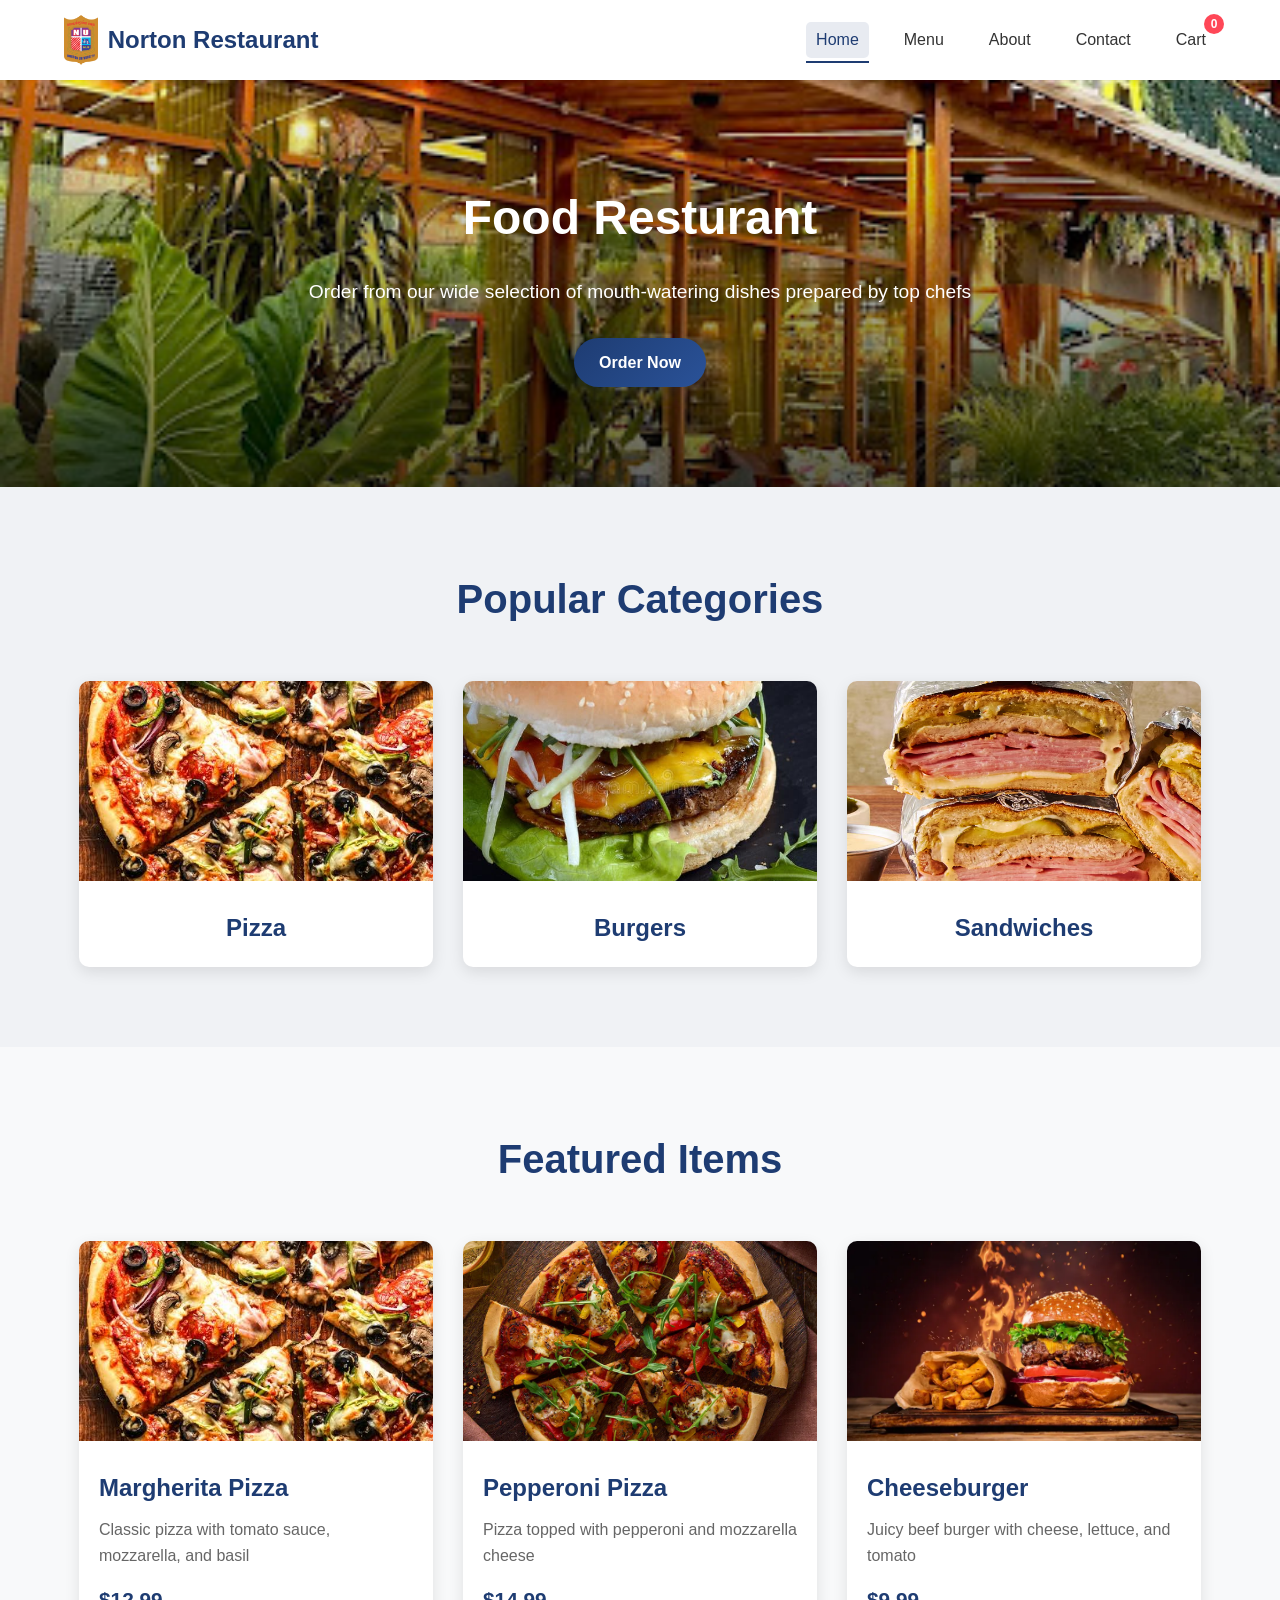
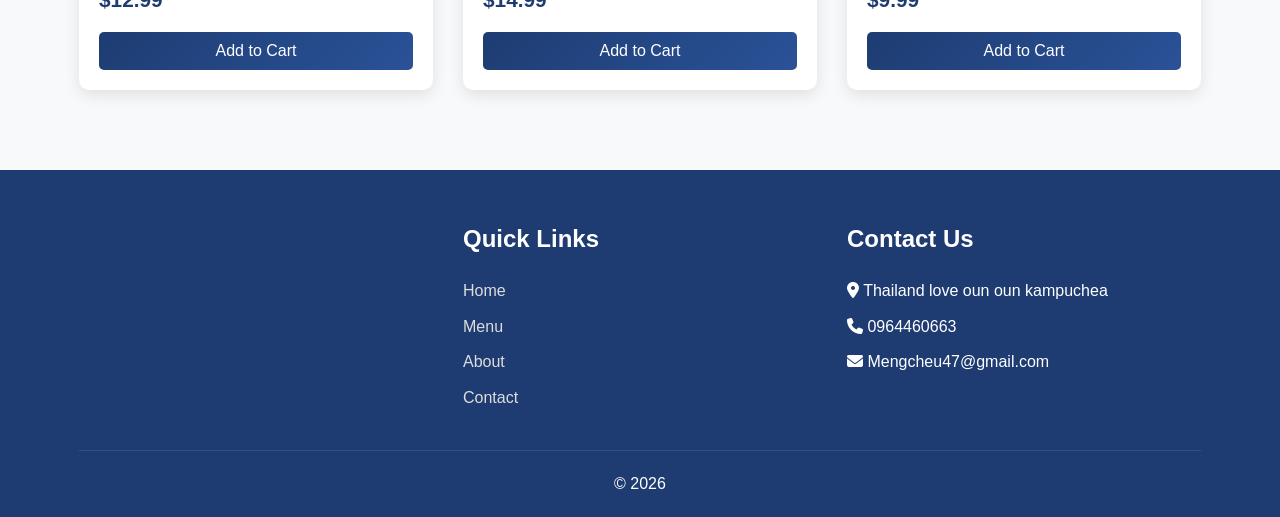
<file: index.html>
<!DOCTYPE html>
<html lang="en">
<head>
    <meta charset="UTF-8">
    <meta name="viewport" content="width=device-width, initial-scale=1.0">
    <title>Norton Restaurant</title>
    <link rel="stylesheet" href="style.css">
    <link rel="stylesheet" href="https://cdnjs.cloudflare.com/ajax/libs/font-awesome/6.4.0/css/all.min.css">
</head>
<body>
  
    <header>
        <div class="container">
            <div class="logo">
                <img src="img/logo.png" alt="Norton Restaurant">
                <h1>Norton Restaurant</h1>
            </div>
            <nav>
                <ul class="nav-links">
                    <li><a href="index.html" class="active">Home</a></li>
                    <li><a href="menu.html">Menu</a></li>
                    <li><a href="about.html">About</a></li>
                    <li><a href="contact.html">Contact</a></li>
                    <li><a href="#" id="cartLink">Cart <span class="cart-count">0</span></a></li>
                </ul>
            </nav>
        </div>
    </header>

   
    <section class="hero">
        <div class="container">
            <div class="hero-content">
                <h1>Food Resturant </h1>
                <p>Order from our wide selection of mouth-watering dishes prepared by top chefs</p>
                <a href="menu.html" class="btn-primary">Order Now</a>
            </div>
        </div>
    </section>

  
    <section class="categories">
        <div class="container">
            <h2>Popular Categories</h2>
            <div class="category-grid">
                <div class="category-card">
                    <img src="img/food/pizza.jpg" alt="Pizza">
                    <h3>Pizza</h3>
                </div>
                <div class="category-card">
                    <img src="img/food/burger.jpg" alt="Burgers">
                    <h3>Burgers</h3>
                </div>
                <div class="category-card">
                    <img src="img/food/sandwich2.jpg" alt="Sandwiches">
                    <h3>Sandwiches</h3>
                </div>
            </div>
        </div>
    </section>

   
    <section class="featured">
        <div class="container">
            <h2>Featured Items</h2>
            <div class="food-grid" id="featuredFoods">
             
            </div>
        </div>
    </section>

  
    <div class="cart-modal" id="cartModal">
        <div class="cart-content">
            <div class="cart-header">
                <h2>Your Cart</h2>
                <span class="close-btn" id="closeCart">&times;</span>
            </div>
            <div class="cart-body">
                <div id="cartItems">
                  
                    <p class="empty-cart-message">Your cart is empty</p>
                </div>
                <div class="cart-footer">
                    <div class="cart-total">
                        <h3>Total: $<span id="cartTotal">0.00</span></h3>
                    </div>
                    <button class="btn-primary checkout-btn" id="checkoutBtn">Checkout</button>
                </div>
            </div>
        </div>
    </div>

  
    <footer>
        <div class="container">
            <div class="footer-content">
                <div class="footer-section">
                    
                    
                </div>
                <div class="footer-section">
                    <h3>Quick Links</h3>
                    <ul>
                        <li><a href="index.html">Home</a></li>
                        <li><a href="menu.html">Menu</a></li>
                        <li><a href="about.html">About</a></li>
                        <li><a href="contact.html">Contact</a></li>
                    </ul>
                </div>
                <div class="footer-section">
                    <h3>Contact Us</h3>
                    <p><i class="fas fa-map-marker-alt"></i> Thailand love oun oun kampuchea</p>
                    <p><i class="fas fa-phone"></i> 0964460663</p>
                    <p><i class="fas fa-envelope"></i> Mengcheu47@gmail.com</p>
                </div>
            </div>
            <div class="footer-bottom">
                <p>&copy; 2026 </p>
            </div>
        </div>
    </footer>

    <script src="script.js"></script>
</body>
</html>
</file>
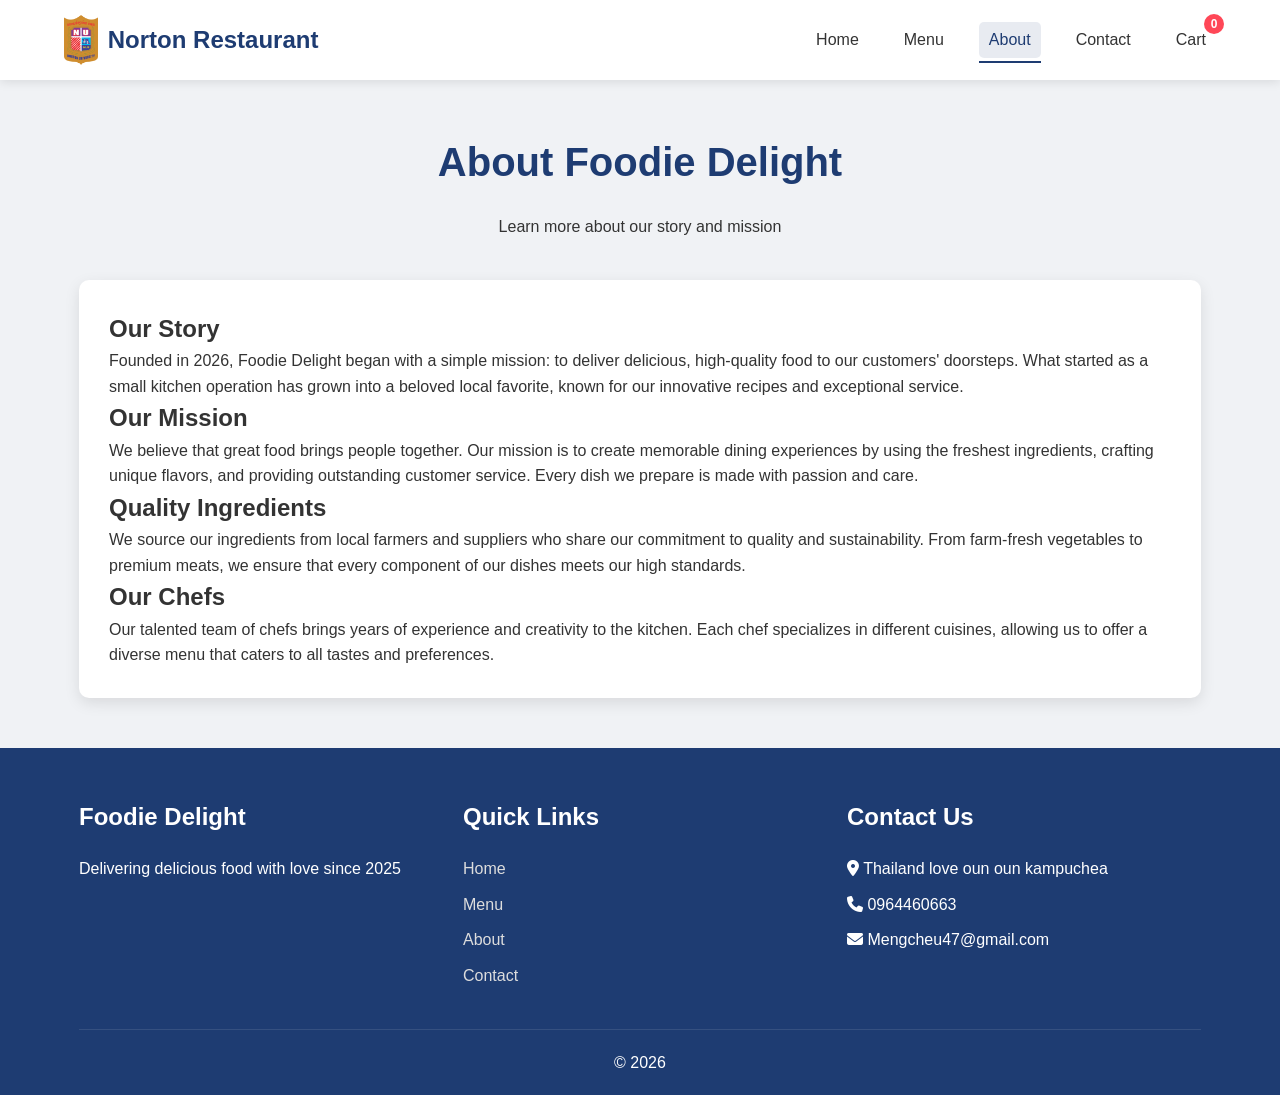
<file: about.html>
<!DOCTYPE html>
<html lang="en">
<head>
    <meta charset="UTF-8">
    <meta name="viewport" content="width=device-width, initial-scale=1.0">
    <title>Norton Restaurant</title>
    <link rel="stylesheet" href="style.css">
    <link rel="stylesheet" href="https://cdnjs.cloudflare.com/ajax/libs/font-awesome/6.4.0/css/all.min.css">
</head>
<body>
   
    <header>
        <div class="container">
            <div class="logo">
                <img src="img/logo.png" alt="Norton Restaurant">
                <h1>Norton Restaurant</h1>
            </div>
            <nav>
                <ul class="nav-links">
                    <li><a href="index.html">Home</a></li>
                    <li><a href="menu.html">Menu</a></li>
                    <li><a href="about.html" class="active">About</a></li>
                    <li><a href="contact.html">Contact</a></li>
                    <li><a href="#" id="cartLink">Cart <span class="cart-count">0</span></a></li>
                </ul>
            </nav>
        </div>
    </header>

    
    <section class="about-page">
        <div class="container">
            <div class="about-header">
                <h1>About Foodie Delight</h1>
                <p>Learn more about our story and mission</p>
            </div>
            
            <div class="about-content">
                <h2>Our Story</h2>
                <p>Founded in 2026, Foodie Delight began with a simple mission: to deliver delicious, high-quality food to our customers' doorsteps. What started as a small kitchen operation has grown into a beloved local favorite, known for our innovative recipes and exceptional service.</p>
                
                <h2>Our Mission</h2>
                <p>We believe that great food brings people together. Our mission is to create memorable dining experiences by using the freshest ingredients, crafting unique flavors, and providing outstanding customer service. Every dish we prepare is made with passion and care.</p>
                
                <h2>Quality Ingredients</h2>
                <p>We source our ingredients from local farmers and suppliers who share our commitment to quality and sustainability. From farm-fresh vegetables to premium meats, we ensure that every component of our dishes meets our high standards.</p>
                
                <h2>Our Chefs</h2>
                <p>Our talented team of chefs brings years of experience and creativity to the kitchen. Each chef specializes in different cuisines, allowing us to offer a diverse menu that caters to all tastes and preferences.</p>
            </div>
        </div>
    </section>

   
    <div class="cart-modal" id="cartModal">
        <div class="cart-content">
            <div class="cart-header">
                <h2>Your Cart</h2>
                <span class="close-btn" id="closeCart">&times;</span>
            </div>
            <div class="cart-body">
                <div id="cartItems">
                  
                    <p class="empty-cart-message">Your cart is empty</p>
                </div>
                <div class="cart-footer">
                    <div class="cart-total">
                        <h3>Total: $<span id="cartTotal">0.00</span></h3>
                    </div>
                    <button class="btn-primary checkout-btn" id="checkoutBtn">Checkout</button>
                </div>
            </div>
        </div>
    </div>

    <footer>
        <div class="container">
            <div class="footer-content">
                <div class="footer-section">
                    <h3>Foodie Delight</h3>
                    <p>Delivering delicious food with love since 2025</p>
                </div>
                <div class="footer-section">
                    <h3>Quick Links</h3>
                    <ul>
                        <li><a href="index.html">Home</a></li>
                        <li><a href="menu.html">Menu</a></li>
                        <li><a href="about.html">About</a></li>
                        <li><a href="contact.html">Contact</a></li>
                    </ul>
                </div>
                <div class="footer-section">
                    <h3>Contact Us</h3>
                    <p><i class="fas fa-map-marker-alt"></i> Thailand love oun oun kampuchea</p>
                    <p><i class="fas fa-phone"></i> 0964460663</p>
                    <p><i class="fas fa-envelope"></i> Mengcheu47@gmail.com</p>
                </div>
            </div>
            <div class="footer-bottom">
                <p>&copy; 2026</p>
            </div>
        </div>
    </footer>

    <script src="script.js"></script>
</body>
</html>
</file>
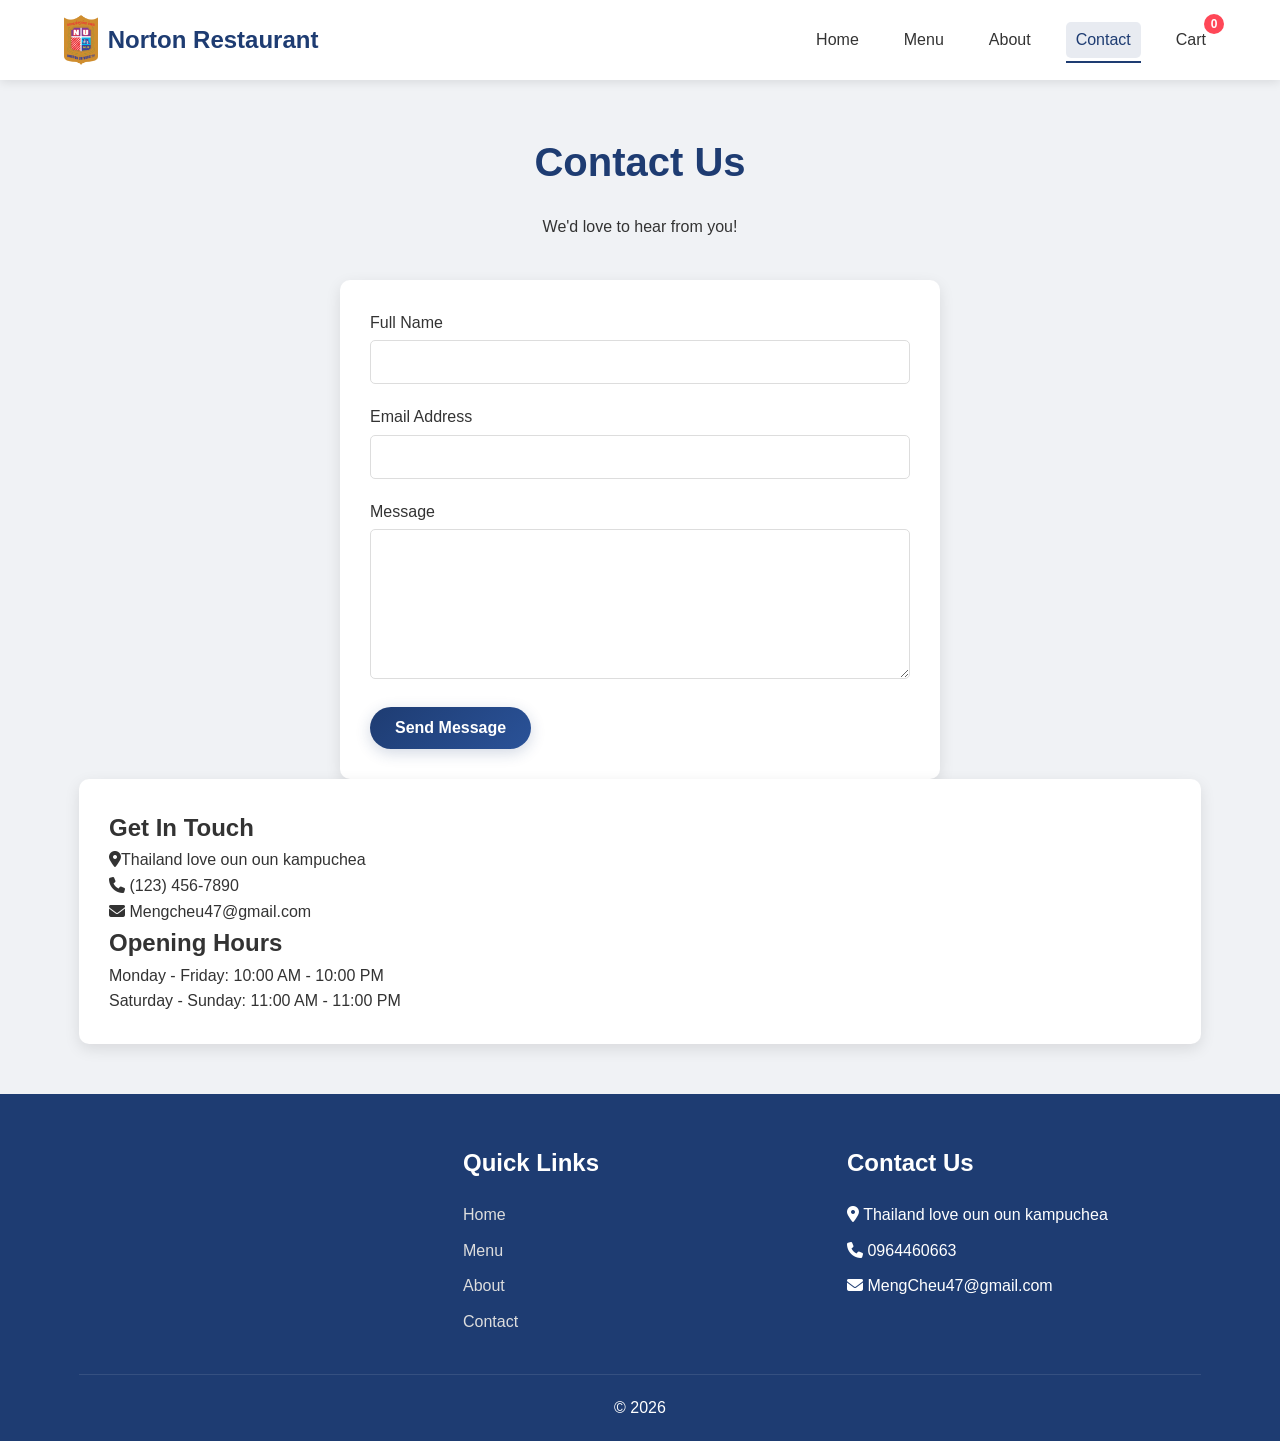
<file: contact.html>
<!DOCTYPE html>
<html lang="en">
<head>
    <meta charset="UTF-8">
    <meta name="viewport" content="width=device-width, initial-scale=1.0">
    <title>Norton Restaurant</title>
    <link rel="stylesheet" href="style.css">
    <link rel="stylesheet" href="https://cdnjs.cloudflare.com/ajax/libs/font-awesome/6.4.0/css/all.min.css">
</head>
<body>
  
    <header>
        <div class="container">
            <div class="logo">
                <img src="img/logo.png" alt="Norton Resturant">
                <h1>Norton Restaurant</h1>
            </div>
            <nav>
                <ul class="nav-links">
                    <li><a href="index.html">Home</a></li>
                    <li><a href="menu.html">Menu</a></li>
                    <li><a href="about.html">About</a></li>
                    <li><a href="contact.html" class="active">Contact</a></li>
                    <li><a href="#" id="cartLink">Cart <span class="cart-count">0</span></a></li>
                </ul>
            </nav>
        </div>
    </header>

  
    <section class="contact-page">
        <div class="container">
            <div class="contact-header">
                <h1>Contact Us</h1>
                <p>We'd love to hear from you!</p>
            </div>
            
            <div class="contact-form">
                <form id="contactForm">
                    <div class="form-group">
                        <label for="name">Full Name</label>
                        <input type="text" id="name" name="name" required>
                    </div>
                    
                    <div class="form-group">
                        <label for="email">Email Address</label>
                        <input type="email" id="email" name="email" required>
                    </div>
                    
                    <div class="form-group">
                        <label for="message">Message</label>
                        <textarea id="message" name="message" required></textarea>
                    </div>
                    
                    <button type="submit" class="btn-primary">Send Message</button>
                </form>
            </div>
            
            <div class="contact-info">
                <div class="about-content">
                    <h2>Get In Touch</h2>
                    <p><i class="fas fa-map-marker-alt"></i>Thailand love oun oun kampuchea</p>
                    <p><i class="fas fa-phone"></i> (123) 456-7890</p>
                    <p><i class="fas fa-envelope"></i> Mengcheu47@gmail.com</p>
                    
                    <h2>Opening Hours</h2>
                    <p>Monday - Friday: 10:00 AM - 10:00 PM</p>
                    <p>Saturday - Sunday: 11:00 AM - 11:00 PM</p>
                </div>
            </div>
        </div>
    </section>

    
    <div class="cart-modal" id="cartModal">
        <div class="cart-content">
            <div class="cart-header">
                <h2>Your Cart</h2>
                <span class="close-btn" id="closeCart">&times;</span>
            </div>
            <div class="cart-body">
                <div id="cartItems">
                  
                    <p class="empty-cart-message">Your cart is empty</p>
                </div>
                <div class="cart-footer">
                    <div class="cart-total">
                        <h3>Total: $<span id="cartTotal">0.00</span></h3>
                    </div>
                    <button class="btn-primary checkout-btn" id="checkoutBtn">Checkout</button>
                </div>
            </div>
        </div>
    </div>


    <footer>
        <div class="container">
            <div class="footer-content">
                <div class="footer-section">
                    <h3></h3>
                    <p></p>
                </div>
                <div class="footer-section">
                    <h3>Quick Links</h3>
                    <ul>
                        <li><a href="index.html">Home</a></li>
                        <li><a href="menu.html">Menu</a></li>
                        <li><a href="about.html">About</a></li>
                        <li><a href="contact.html">Contact</a></li>
                    </ul>
                </div>
                <div class="footer-section">
                    <h3>Contact Us</h3>
                    <p><i class="fas fa-map-marker-alt"></i> Thailand love oun oun kampuchea</p>
                    <p><i class="fas fa-phone"></i> 0964460663</p>
                    <p><i class="fas fa-envelope"></i> MengCheu47@gmail.com</p>
                </div>
            </div>
            <div class="footer-bottom">
                <p>&copy; 2026</p>
            </div>
        </div>
    </footer>

    <script src="script.js"></script>
</body>
</html>
</file>
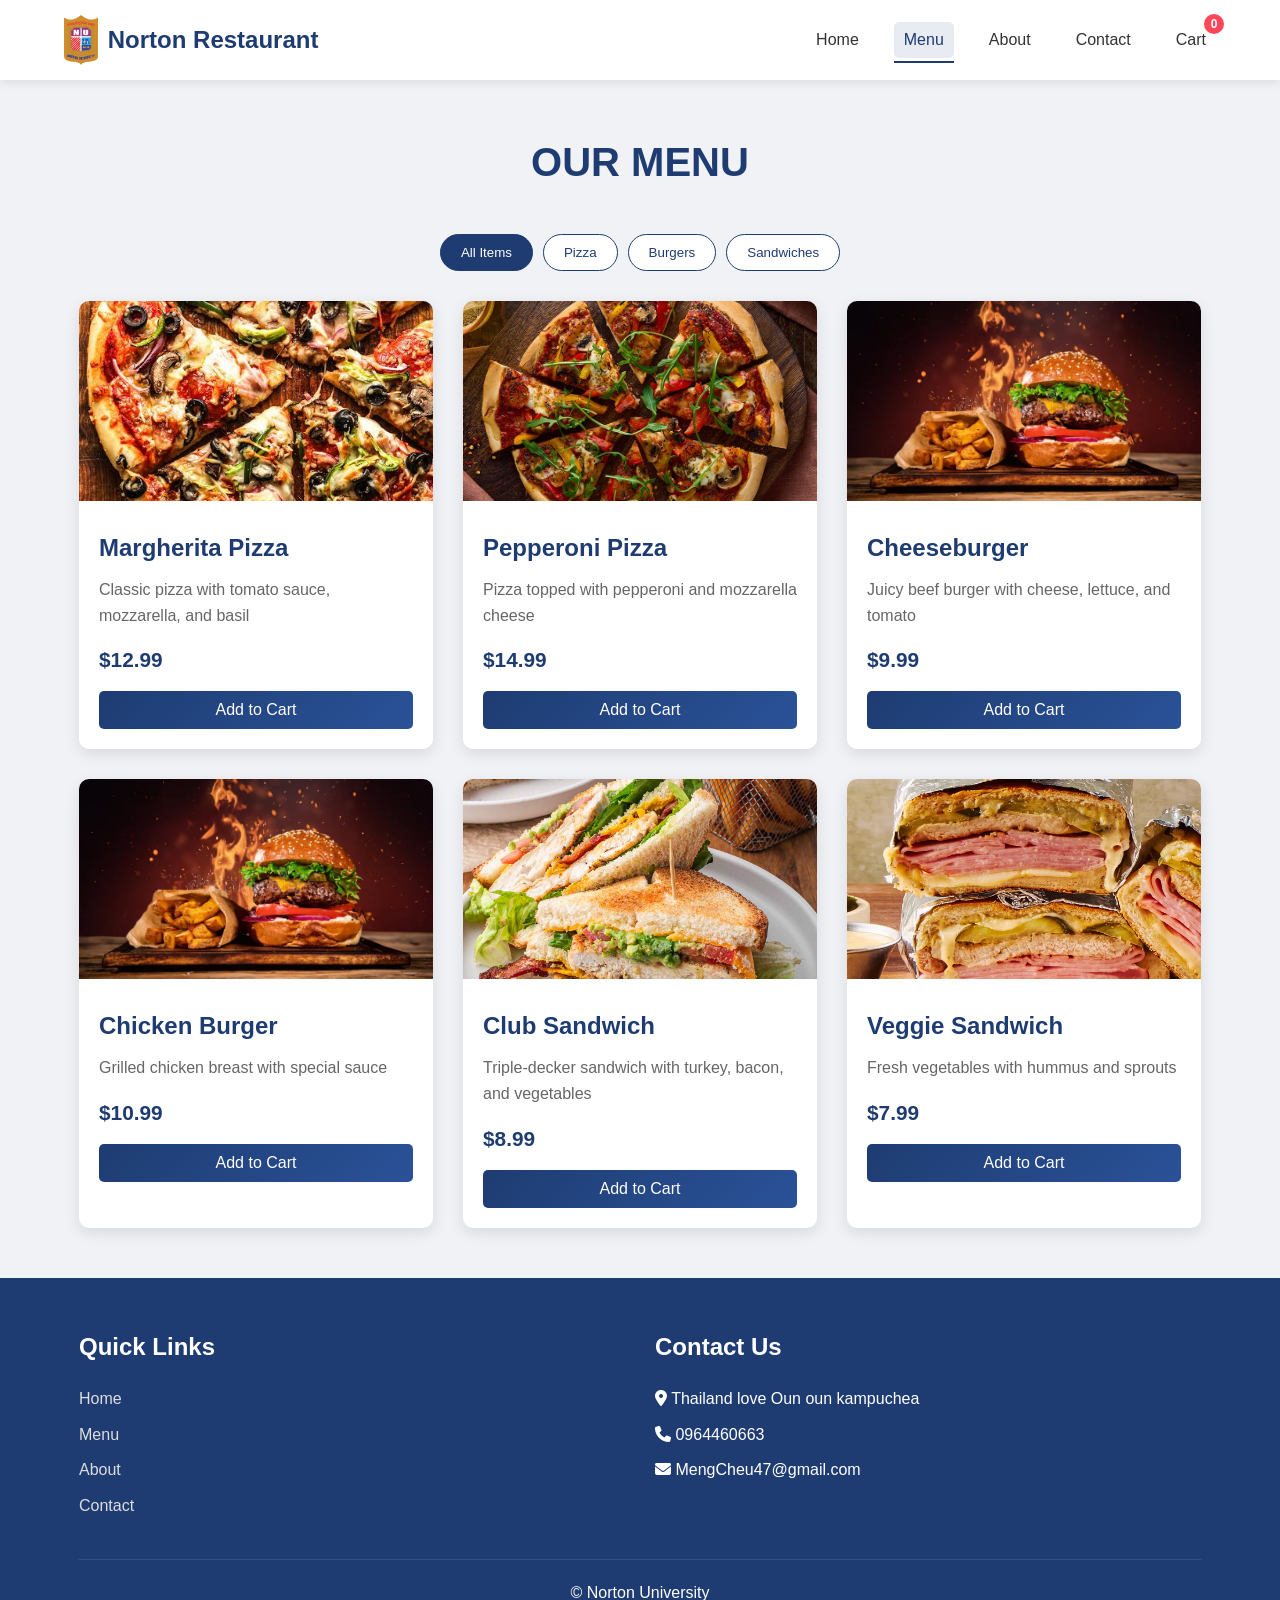
<file: menu.html>
<!DOCTYPE html>
<html lang="en">
<head>
    <meta charset="UTF-8">
    <meta name="viewport" content="width=device-width, initial-scale=1.0">
    <title>Norton Restaurant</title>
    <link rel="stylesheet" href="style.css">
    <link rel="stylesheet" href="https://cdnjs.cloudflare.com/ajax/libs/font-awesome/6.4.0/css/all.min.css">
</head>
<body>
  
    <header>
        <div class="container">
            <div class="logo">
                <img src="img/logo.png" alt="Foodie Delight Logo">
                <h1>Norton Restaurant</h1>
            </div>
            <nav>
                <ul class="nav-links">
                    <li><a href="index.html">Home</a></li>
                    <li><a href="menu.html" class="active">Menu</a></li>
                    <li><a href="about.html">About</a></li>
                    <li><a href="contact.html">Contact</a></li>
                    <li><a href="#" id="cartLink">Cart <span class="cart-count">0</span></a></li>
                </ul>
            </nav>
        </div>
    </header>

   
    <section class="menu-page">
        <div class="container">
            <div class="menu-header">
                <h1>OUR MENU</h1>
                
            </div>
            
            <div class="filter-buttons">
                <button class="filter-btn active" data-category="all">All Items</button>
                <button class="filter-btn" data-category="pizza">Pizza</button>
                <button class="filter-btn" data-category="burger">Burgers</button>
                <button class="filter-btn" data-category="sandwich">Sandwiches</button>
            </div>
            
            <div class="food-grid" id="menuFoods">
               
            </div>
        </div>
    </section>

   
    <div class="cart-modal" id="cartModal">
        <div class="cart-content">
            <div class="cart-header">
                <h2>Your Cart</h2>
                <span class="close-btn" id="closeCart">&times;</span>
            </div>
            <div class="cart-body">
                <div id="cartItems">
                    <!-- Cart items will be loaded here -->
                    <p class="empty-cart-message">Your cart is empty</p>
                </div>
                <div class="cart-footer">
                    <div class="cart-total">
                        <h3>Total: $<span id="cartTotal">0.00</span></h3>
                    </div>
                    <button class="btn-primary checkout-btn" id="checkoutBtn">Checkout</button>
                </div>
            </div>
        </div>
    </div>

    <footer>
        <div class="container">
            <div class="footer-content">
                
                <div class="footer-section">
                    <h3>Quick Links</h3>
                    <ul>
                        <li><a href="index.html">Home</a></li>
                        <li><a href="menu.html">Menu</a></li>
                        <li><a href="about.html">About</a></li>
                        <li><a href="contact.html">Contact</a></li>
                    </ul>
                </div>
                <div class="footer-section">
                    <h3>Contact Us</h3>
                    <p><i class="fas fa-map-marker-alt"></i> Thailand love Oun oun kampuchea </p>
                    <p><i class="fas fa-phone"></i> 0964460663</p>
                    <p><i class="fas fa-envelope"></i> MengCheu47@gmail.com</p>
                </div>
            </div>
            <div class="footer-bottom">
                <p>&copy; Norton University</p>
            </div>
        </div>
    </footer>

    <script src="script.js"></script>
</body>
</html>
</file>
<file: style.css>
/* Global Styles */
* {
    margin: 0;
    padding: 0;
    box-sizing: border-box;
}

body {
    font-family: 'Segoe UI', Tahoma, Geneva, Verdana, sans-serif;
    background-color: #f0f2f5;
    color: #333;
    line-height: 1.6;
}

.container {
    width: 90%;
    max-width: 1200px;
    margin: 0 auto;
    padding: 0 15px;
}

.btn-primary {
    display: inline-block;
    background: linear-gradient(135deg, #1e3c72, #2a5298);
    color: white;
    padding: 12px 25px;
    border: none;
    border-radius: 30px;
    cursor: pointer;
    font-size: 16px;
    font-weight: 600;
    text-decoration: none;
    transition: all 0.3s ease;
    box-shadow: 0 4px 15px rgba(30, 60, 114, 0.2);
}

.btn-primary:hover {
    background: linear-gradient(135deg, #2a5298, #1e3c72);
    transform: translateY(-2px);
    box-shadow: 0 6px 20px rgba(30, 60, 114, 0.3);
}


header {
    background: white;
    box-shadow: 0 2px 10px rgba(0, 0, 0, 0.1);
    position: sticky;
    top: 0;
    z-index: 1000;
}

header .container {
    display: flex;
    justify-content: space-between;
    align-items: center;
    padding: 15px 0;
}

.logo {
    display: flex;
    align-items: center;
}

.logo img {
    height: 50px;
    margin-right: 10px;
}

.logo h1 {
    color: #1e3c72;
    font-size: 24px;
}

.nav-links {
    display: flex;
    list-style: none;
}

.nav-links li {
    margin-left: 25px;
}

.nav-links a {
    text-decoration: none;
    color: #333;
    font-weight: 500;
    transition: color 0.3s;
    position: relative;
    display: inline-block;
    padding: 5px 10px;
    border-radius: 5px;
}

.nav-links a:hover,
.nav-links a.active {
    color: #1e3c72;
    background-color: rgba(30, 60, 114, 0.1);
}

.nav-links a::after {
    content: '';
    position: absolute;
    bottom: -5px;
    left: 0;
    width: 0;
    height: 2px;
    background: #1e3c72;
    transition: width 0.3s;
}

.nav-links a:hover::after,
.nav-links a.active::after {
    width: 100%;
}

.cart-icon {
    position: relative;
    cursor: pointer;
    font-size: 24px;
    color: #1e3c72;
}

.cart-count {
    position: absolute;
    top: -8px;
    right: -8px;
    background: #ff4757;
    color: white;
    font-size: 12px;
    font-weight: bold;
    width: 20px;
    height: 20px;
    border-radius: 50%;
    display: flex;
    justify-content: center;
    align-items: center;
}

.hero {
    background: linear-gradient(rgba(10, 0, 0, 0), rgba(0, 0, 0, 0.627)), url('img/logo-back.jpg');
    background-size: cover;
    background-position: center;
    color: white;
    padding: 100px 0;
    text-align: center;
}

.hero-content h1 {
    font-size: 3rem;
    margin-bottom: 20px;
}

.hero-content p {
    font-size: 1.2rem;
    margin-bottom: 30px;
    max-width: 700px;
    margin-left: auto;
    margin-right: auto;
}


.categories {
    padding: 80px 0;
}

.categories h2 {
    text-align: center;
    font-size: 2.5rem;
    margin-bottom: 50px;
    color: #1e3c72;
}

.category-grid {
    display: grid;
    grid-template-columns: repeat(auto-fit, minmax(250px, 1fr));
    gap: 30px;
}

.category-card {
    background: white;
    border-radius: 10px;
    overflow: hidden;
    box-shadow: 0 5px 15px rgba(0, 0, 0, 0.1);
    transition: transform 0.3s ease;
    text-align: center;
}

.category-card:hover {
    transform: translateY(-10px);
}

.category-card img {
    width: 100%;
    height: 200px;
    object-fit: cover;
}

.category-card h3 {
    padding: 20px;
    font-size: 1.5rem;
    color: #1e3c72;
}


.featured {
    padding: 80px 0;
    background-color: #f8f9fa;
}

.featured h2 {
    text-align: center;
    font-size: 2.5rem;
    margin-bottom: 50px;
    color: #1e3c72;
}

.food-grid {
    display: grid;
    grid-template-columns: repeat(auto-fit, minmax(300px, 1fr));
    gap: 30px;
}

.food-card {
    background: white;
    border-radius: 10px;
    overflow: hidden;
    box-shadow: 0 5px 15px rgba(0, 0, 0, 0.1);
    transition: transform 0.3s ease;
}

.food-card:hover {
    transform: translateY(-5px);
}

.food-card img {
    width: 100%;
    height: 200px;
    object-fit: cover;
}

.food-info {
    padding: 20px;
}

.food-info h3 {
    font-size: 1.5rem;
    margin-bottom: 10px;
    color: #1e3c72;
}

.food-info p {
    color: #666;
    margin-bottom: 15px;
}

.price {
    font-size: 1.3rem;
    font-weight: bold;
    color: #1e3c72;
    margin-bottom: 15px;
    display: block;
}

.add-to-cart {
    width: 100%;
    padding: 10px;
    background: linear-gradient(135deg, #1e3c72, #2a5298);
    color: white;
    border: none;
    border-radius: 5px;
    cursor: pointer;
    font-size: 16px;
    transition: background 0.3s;
}

.add-to-cart:hover {
    background: linear-gradient(135deg, #2a5298, #1e3c72);
}

.cart-modal {
    display: none;
    position: fixed;
    top: 0;
    left: 0;
    width: 100%;
    height: 100%;
    background: rgba(0, 0, 0, 0.5);
    z-index: 2000;
    justify-content: center;
    align-items: center;
}

.cart-content {
    background: white;
    width: 90%;
    max-width: 600px;
    border-radius: 10px;
    overflow: hidden;
    max-height: 80vh;
    display: flex;
    flex-direction: column;
}

.cart-header {
    background: #1e3c72;
    color: white;
    padding: 20px;
    display: flex;
    justify-content: space-between;
    align-items: center;
}

.close-btn {
    font-size: 30px;
    cursor: pointer;
}

.cart-body {
    padding: 20px;
    overflow-y: auto;
    flex-grow: 1;
}

.cart-item {
    display: flex;
    justify-content: space-between;
    align-items: center;
    padding: 15px 0;
    border-bottom: 1px solid #eee;
}

.item-info {
    flex-grow: 1;
}

.item-info h4 {
    margin-bottom: 5px;
}

.item-price {
    color: #1e3c72;
    font-weight: bold;
}

.item-quantity {
    display: flex;
    align-items: center;
    margin: 0 20px;
}

.quantity-btn {
    width: 30px;
    height: 30px;
    background: #1e3c72;
    color: white;
    border: none;
    border-radius: 50%;
    cursor: pointer;
    font-size: 16px;
}

.quantity {
    margin: 0 10px;
}

.remove-item {
    background: #ff4757;
    color: white;
    border: none;
    width: 30px;
    height: 30px;
    border-radius: 50%;
    cursor: pointer;
}

.cart-footer {
    padding: 20px;
    border-top: 1px solid #eee;
}

.cart-total {
    text-align: right;
    margin-bottom: 20px;
}

.checkout-btn {
    width: 100%;
    padding: 15px;
    font-size: 18px;
}

.empty-cart-message {
    text-align: center;
    color: #666;
    font-style: italic;
    padding: 30px 0;
}


#billPreview {
    white-space: pre-wrap;
    font-family: 'Courier New', monospace;
    background: #f8f9fa;
    padding: 20px;
    border-radius: 5px;
    margin-bottom: 20px;
    max-height: 400px;
    overflow-y: auto;
    font-size: 14px;
    line-height: 1.5;
}


footer {
    background: #1e3c72;
    color: white;
    padding: 50px 0 20px;
}

.footer-content {
    display: grid;
    grid-template-columns: repeat(auto-fit, minmax(250px, 1fr));
    gap: 30px;
    margin-bottom: 30px;
}

.footer-section h3 {
    margin-bottom: 20px;
    font-size: 1.5rem;
}

.footer-section ul {
    list-style: none;
}

.footer-section ul li {
    margin-bottom: 10px;
}

.footer-section ul li a {
    color: #ddd;
    text-decoration: none;
    transition: color 0.3s;
}

.footer-section ul li a:hover {
    color: white;
}

.footer-section p {
    margin-bottom: 10px;
}

.footer-bottom {
    text-align: center;
    padding-top: 20px;
    border-top: 1px solid rgba(255, 255, 255, 0.1);
}


@media (max-width: 768px) {
    .nav-links {
        display: none;
    }
    
    .hero-content h1 {
        font-size: 2rem;
    }
    
    .hero-content p {
        font-size: 1rem;
    }
    
    .categories h2,
    .featured h2 {
        font-size: 2rem;
    }
}


.menu-page {
    padding: 50px 0;
}

.menu-header {
    text-align: center;
    margin-bottom: 40px;
}

.menu-header h1 {
    font-size: 2.5rem;
    color: #1e3c72;
    margin-bottom: 20px;
}

.filter-buttons {
    display: flex;
    justify-content: center;
    flex-wrap: wrap;
    gap: 10px;
    margin-bottom: 30px;
}

.filter-btn {
    padding: 10px 20px;
    background: white;
    border: 1px solid #1e3c72;
    color: #1e3c72;
    border-radius: 30px;
    cursor: pointer;
    transition: all 0.3s;
}

.filter-btn.active,
.filter-btn:hover {
    background: #1e3c72;
    color: white;
}


.about-page {
    padding: 50px 0;
}

.about-header {
    text-align: center;
    margin-bottom: 40px;
}

.about-header h1 {
    font-size: 2.5rem;
    color: #1e3c72;
    margin-bottom: 20px;
}

.about-content {
    background: white;
    padding: 30px;
    border-radius: 10px;
    box-shadow: 0 5px 15px rgba(0, 0, 0, 0.1);
}


.contact-page {
    padding: 50px 0;
}

.contact-header {
    text-align: center;
    margin-bottom: 40px;
}

.contact-header h1 {
    font-size: 2.5rem;
    color: #1e3c72;
    margin-bottom: 20px;
}

.contact-form {
    background: white;
    padding: 30px;
    border-radius: 10px;
    box-shadow: 0 5px 15px rgba(0, 0, 0, 0.1);
    max-width: 600px;
    margin: 0 auto;
}

.form-group {
    margin-bottom: 20px;
}

.form-group label {
    display: block;
    margin-bottom: 5px;
    font-weight: 500;
}

.form-group input,
.form-group textarea {
    width: 100%;
    padding: 12px;
    border: 1px solid #ddd;
    border-radius: 5px;
    font-size: 16px;
}

.form-group textarea {
    height: 150px;
    resize: vertical;
}
</file>
